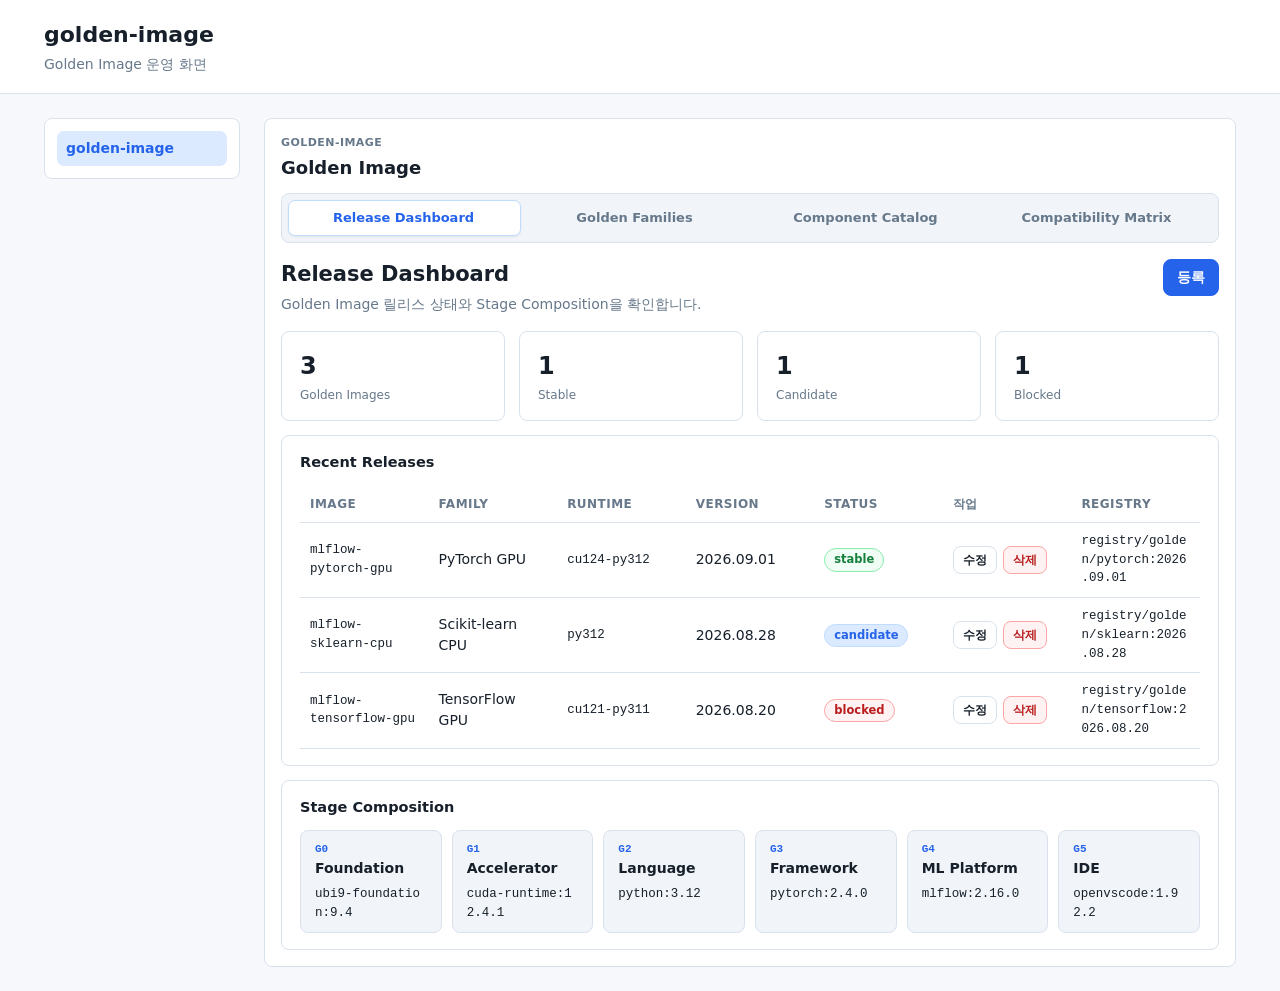
<file: index.html>
<!doctype html>
<html lang="ko">
<head>
  <meta charset="utf-8">
  <meta name="viewport" content="width=device-width, initial-scale=1">
  <title>golden-image · Release Dashboard</title>
  <link rel="stylesheet" href="styles.css">
  <script src="golden-image.js" defer></script>
</head>
<body data-page="releases">
  <div class="shell">
    <header class="topbar">
      <div class="topbar-inner">
        <h1 class="brand">golden-image</h1>
        <p class="brand-sub">Golden Image 운영 화면</p>
      </div>
    </header>

    <div class="content-layout">
      <aside class="side-menu" aria-label="Main menu">
        <nav class="side-menu-inner">
          <a class="active" href="index.html">golden-image</a>
        </nav>
      </aside>

      <main class="main">
        <section class="golden-image-workspace">
          <div class="workspace-head">
            <div>
              <div class="workspace-label">golden-image</div>
              <h2 class="workspace-title">Golden Image</h2>
            </div>
          </div>

          <nav class="workspace-tabs slide-tabs tab-release" role="tablist" aria-label="golden-image tabs">
            <a class="active" role="tab" aria-selected="true" aria-current="page" href="index.html">Release Dashboard</a>
            <a role="tab" aria-selected="false" href="families.html">Golden Families</a>
            <a role="tab" aria-selected="false" href="components.html">Component Catalog</a>
            <a role="tab" aria-selected="false" href="matrix.html">Compatibility Matrix</a>
          </nav>

        <div class="page-head">
          <div>
            <h2 class="page-title">Release Dashboard</h2>
            <p class="page-sub">Golden Image 릴리스 상태와 Stage Composition을 확인합니다.</p>
          </div>
          <button class="primary" type="button" data-add="releases">등록</button>
        </div>

        <section class="grid stats">
          <div class="panel stat"><div class="v" id="releaseTotal">3</div><div class="k">Golden Images</div></div>
          <div class="panel stat"><div class="v" id="releaseStable">1</div><div class="k">Stable</div></div>
          <div class="panel stat"><div class="v" id="releaseCandidate">1</div><div class="k">Candidate</div></div>
          <div class="panel stat"><div class="v" id="releaseBlocked">1</div><div class="k">Blocked</div></div>
        </section>

        <section class="grid dashboard-sections" style="margin-top:14px;">
          <div class="panel">
            <h3>Recent Releases</h3>
            <div class="table-wrap">
              <table class="release-table">
                <thead>
                  <tr><th>Image</th><th>Family</th><th>Runtime</th><th>Version</th><th>Status</th><th>작업</th><th>Registry</th></tr>
                </thead>
                <tbody id="releaseRows">
                  <tr>
                    <td class="mono">mlflow-pytorch-gpu</td>
                    <td>PyTorch GPU</td>
                    <td class="mono">cu124-py312</td>
                    <td>2026.09.01</td>
                    <td><span class="badge ok">stable</span></td>
                    <td><div class="row row-actions"><button class="small" type="button" data-type="releases" data-edit="rel-1">수정</button><button class="small danger" type="button" data-type="releases" data-delete="rel-1">삭제</button></div></td>
                    <td class="mono">registry/golden/pytorch:2026.09.01</td>
                  </tr>
                  <tr>
                    <td class="mono">mlflow-sklearn-cpu</td>
                    <td>Scikit-learn CPU</td>
                    <td class="mono">py312</td>
                    <td>2026.08.28</td>
                    <td><span class="badge info">candidate</span></td>
                    <td><div class="row row-actions"><button class="small" type="button" data-type="releases" data-edit="rel-2">수정</button><button class="small danger" type="button" data-type="releases" data-delete="rel-2">삭제</button></div></td>
                    <td class="mono">registry/golden/sklearn:2026.08.28</td>
                  </tr>
                  <tr>
                    <td class="mono">mlflow-tensorflow-gpu</td>
                    <td>TensorFlow GPU</td>
                    <td class="mono">cu121-py311</td>
                    <td>2026.08.20</td>
                    <td><span class="badge err">blocked</span></td>
                    <td><div class="row row-actions"><button class="small" type="button" data-type="releases" data-edit="rel-3">수정</button><button class="small danger" type="button" data-type="releases" data-delete="rel-3">삭제</button></div></td>
                    <td class="mono">registry/golden/tensorflow:2026.08.20</td>
                  </tr>
                </tbody>
              </table>
            </div>
          </div>

          <div class="panel">
            <h3>Stage Composition</h3>
            <div class="stage-composition">
              <div class="stage-node"><div class="stage-key">G0</div><strong>Foundation</strong><div class="stage-ref mono">ubi9-foundation:9.4</div></div>
              <div class="stage-node"><div class="stage-key">G1</div><strong>Accelerator</strong><div class="stage-ref mono">cuda-runtime:12.4.1</div></div>
              <div class="stage-node"><div class="stage-key">G2</div><strong>Language</strong><div class="stage-ref mono">python:3.12</div></div>
              <div class="stage-node"><div class="stage-key">G3</div><strong>Framework</strong><div class="stage-ref mono">pytorch:2.4.0</div></div>
              <div class="stage-node"><div class="stage-key">G4</div><strong>ML Platform</strong><div class="stage-ref mono">mlflow:2.16.0</div></div>
              <div class="stage-node"><div class="stage-key">G5</div><strong>IDE</strong><div class="stage-ref mono">openvscode:1.92.2</div></div>
            </div>
          </div>
        </section>
        </section>
      </main>
    </div>
  </div>
  <div id="modal-root"></div>
  <div id="toast-root"></div>
</body>
</html>
</file>
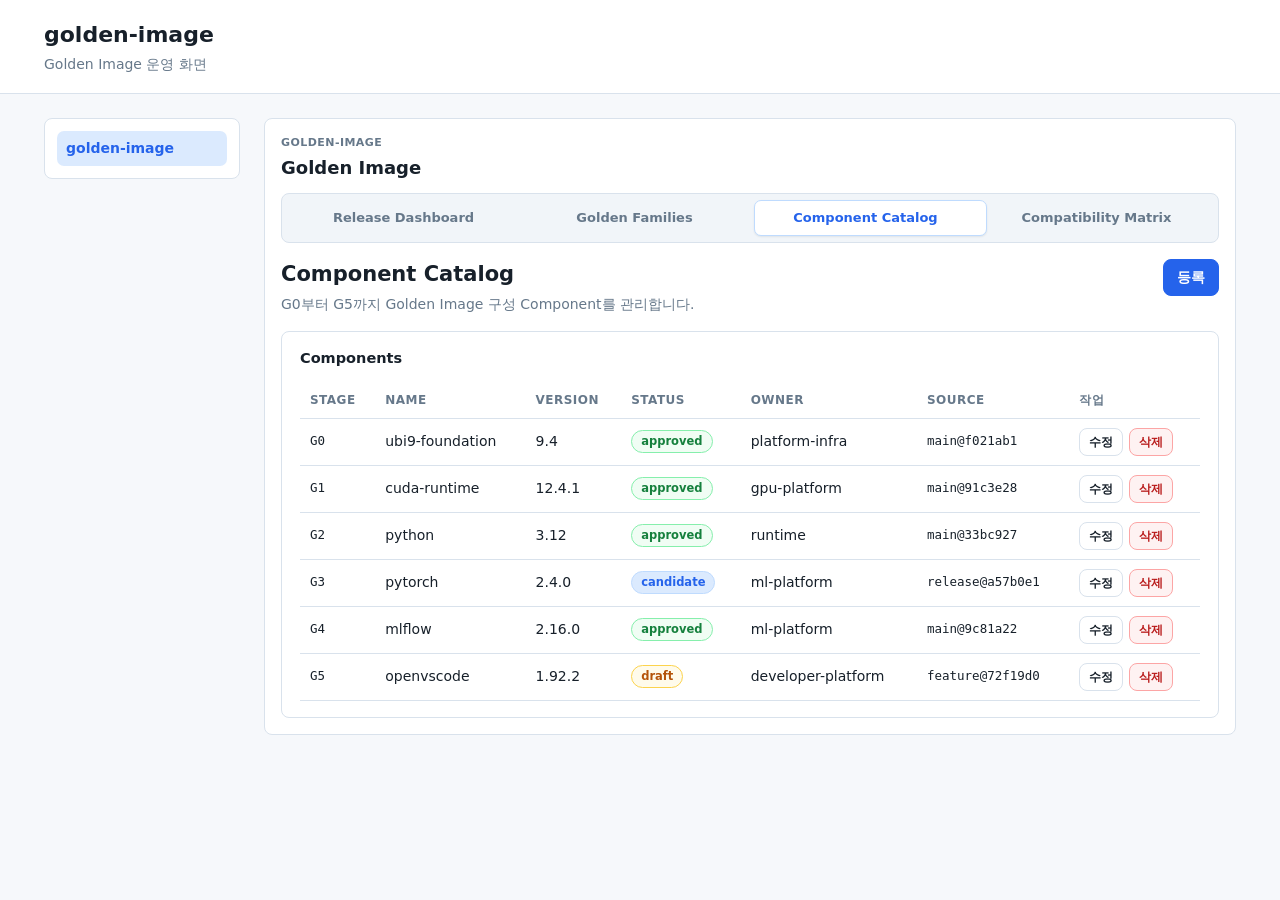
<file: components.html>
<!doctype html>
<html lang="ko">
<head>
  <meta charset="utf-8">
  <meta name="viewport" content="width=device-width, initial-scale=1">
  <title>golden-image · Component Catalog</title>
  <link rel="stylesheet" href="styles.css">
  <script src="golden-image.js" defer></script>
</head>
<body data-page="components">
  <div class="shell">
    <header class="topbar">
      <div class="topbar-inner">
        <h1 class="brand">golden-image</h1>
        <p class="brand-sub">Golden Image 운영 화면</p>
      </div>
    </header>

    <div class="content-layout">
      <aside class="side-menu" aria-label="Main menu">
        <nav class="side-menu-inner">
          <a class="active" href="index.html">golden-image</a>
        </nav>
      </aside>

      <main class="main">
        <section class="golden-image-workspace">
          <div class="workspace-head">
            <div>
              <div class="workspace-label">golden-image</div>
              <h2 class="workspace-title">Golden Image</h2>
            </div>
          </div>

          <nav class="workspace-tabs slide-tabs tab-components" role="tablist" aria-label="golden-image tabs">
            <a role="tab" aria-selected="false" href="index.html">Release Dashboard</a>
            <a role="tab" aria-selected="false" href="families.html">Golden Families</a>
            <a class="active" role="tab" aria-selected="true" aria-current="page" href="components.html">Component Catalog</a>
            <a role="tab" aria-selected="false" href="matrix.html">Compatibility Matrix</a>
          </nav>

        <div class="page-head">
          <div>
            <h2 class="page-title">Component Catalog</h2>
            <p class="page-sub">G0부터 G5까지 Golden Image 구성 Component를 관리합니다.</p>
          </div>
          <button class="primary" type="button" data-add="components">등록</button>
        </div>

        <section class="panel">
          <h3>Components</h3>
          <div class="table-wrap">
            <table>
              <thead>
                <tr><th>Stage</th><th>Name</th><th>Version</th><th>Status</th><th>Owner</th><th>Source</th><th>작업</th></tr>
              </thead>
              <tbody id="componentRows">
                <tr><td class="mono">G0</td><td>ubi9-foundation</td><td>9.4</td><td><span class="badge ok">approved</span></td><td>platform-infra</td><td class="mono">main@f021ab1</td><td><div class="row row-actions"><button class="small" type="button" data-type="components" data-edit="comp-1">수정</button><button class="small danger" type="button" data-type="components" data-delete="comp-1">삭제</button></div></td></tr>
                <tr><td class="mono">G1</td><td>cuda-runtime</td><td>12.4.1</td><td><span class="badge ok">approved</span></td><td>gpu-platform</td><td class="mono">main@91c3e28</td><td><div class="row row-actions"><button class="small" type="button" data-type="components" data-edit="comp-2">수정</button><button class="small danger" type="button" data-type="components" data-delete="comp-2">삭제</button></div></td></tr>
                <tr><td class="mono">G2</td><td>python</td><td>3.12</td><td><span class="badge ok">approved</span></td><td>runtime</td><td class="mono">main@33bc927</td><td><div class="row row-actions"><button class="small" type="button" data-type="components" data-edit="comp-3">수정</button><button class="small danger" type="button" data-type="components" data-delete="comp-3">삭제</button></div></td></tr>
                <tr><td class="mono">G3</td><td>pytorch</td><td>2.4.0</td><td><span class="badge info">candidate</span></td><td>ml-platform</td><td class="mono">release@a57b0e1</td><td><div class="row row-actions"><button class="small" type="button" data-type="components" data-edit="comp-4">수정</button><button class="small danger" type="button" data-type="components" data-delete="comp-4">삭제</button></div></td></tr>
                <tr><td class="mono">G4</td><td>mlflow</td><td>2.16.0</td><td><span class="badge ok">approved</span></td><td>ml-platform</td><td class="mono">main@9c81a22</td><td><div class="row row-actions"><button class="small" type="button" data-type="components" data-edit="comp-5">수정</button><button class="small danger" type="button" data-type="components" data-delete="comp-5">삭제</button></div></td></tr>
                <tr><td class="mono">G5</td><td>openvscode</td><td>1.92.2</td><td><span class="badge warn">draft</span></td><td>developer-platform</td><td class="mono">feature@72f19d0</td><td><div class="row row-actions"><button class="small" type="button" data-type="components" data-edit="comp-6">수정</button><button class="small danger" type="button" data-type="components" data-delete="comp-6">삭제</button></div></td></tr>
              </tbody>
            </table>
          </div>
        </section>
        </section>
      </main>
    </div>
  </div>
  <div id="modal-root"></div>
  <div id="toast-root"></div>
</body>
</html>
</file>
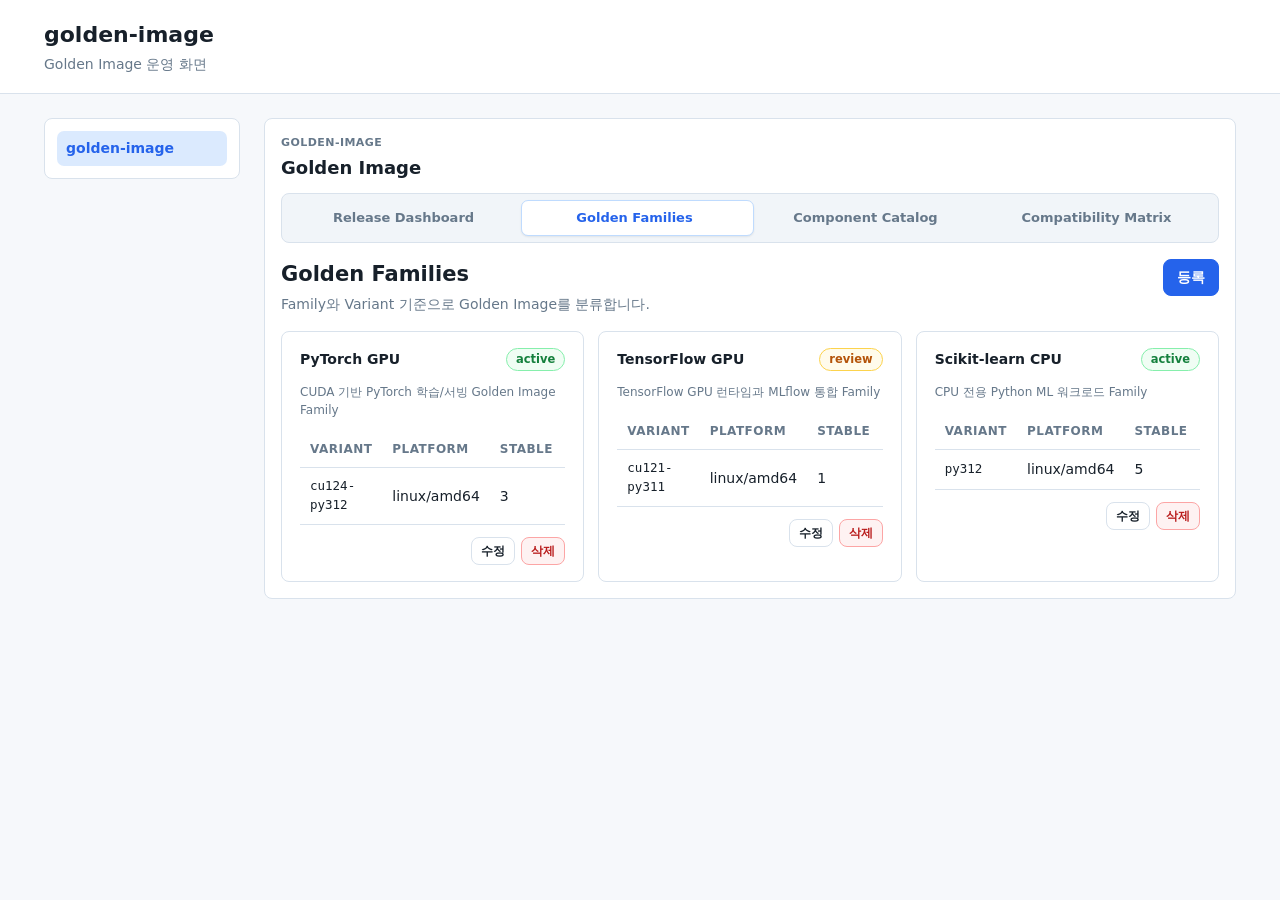
<file: families.html>
<!doctype html>
<html lang="ko">
<head>
  <meta charset="utf-8">
  <meta name="viewport" content="width=device-width, initial-scale=1">
  <title>golden-image · Golden Families</title>
  <link rel="stylesheet" href="styles.css">
  <script src="golden-image.js" defer></script>
</head>
<body data-page="families">
  <div class="shell">
    <header class="topbar">
      <div class="topbar-inner">
        <h1 class="brand">golden-image</h1>
        <p class="brand-sub">Golden Image 운영 화면</p>
      </div>
    </header>

    <div class="content-layout">
      <aside class="side-menu" aria-label="Main menu">
        <nav class="side-menu-inner">
          <a class="active" href="index.html">golden-image</a>
        </nav>
      </aside>

      <main class="main">
        <section class="golden-image-workspace">
          <div class="workspace-head">
            <div>
              <div class="workspace-label">golden-image</div>
              <h2 class="workspace-title">Golden Image</h2>
            </div>
          </div>

          <nav class="workspace-tabs slide-tabs tab-families" role="tablist" aria-label="golden-image tabs">
            <a role="tab" aria-selected="false" href="index.html">Release Dashboard</a>
            <a class="active" role="tab" aria-selected="true" aria-current="page" href="families.html">Golden Families</a>
            <a role="tab" aria-selected="false" href="components.html">Component Catalog</a>
            <a role="tab" aria-selected="false" href="matrix.html">Compatibility Matrix</a>
          </nav>

        <div class="page-head">
          <div>
            <h2 class="page-title">Golden Families</h2>
            <p class="page-sub">Family와 Variant 기준으로 Golden Image를 분류합니다.</p>
          </div>
          <button class="primary" type="button" data-add="families">등록</button>
        </div>

        <section class="grid cards" id="familyCards">
          <article class="panel">
            <div class="spread"><strong>PyTorch GPU</strong><span class="badge ok">active</span></div>
            <p class="muted small">CUDA 기반 PyTorch 학습/서빙 Golden Image Family</p>
            <div class="table-wrap">
              <table>
                <thead><tr><th>Variant</th><th>Platform</th><th>Stable</th><th>Support</th></tr></thead>
                <tbody><tr><td class="mono">cu124-py312</td><td>linux/amd64</td><td>3</td><td>2027.12</td></tr></tbody>
              </table>
            </div>
            <div class="crud-actions"><div class="row row-actions"><button class="small" type="button" data-type="families" data-edit="fam-1">수정</button><button class="small danger" type="button" data-type="families" data-delete="fam-1">삭제</button></div></div>
          </article>
          <article class="panel">
            <div class="spread"><strong>TensorFlow GPU</strong><span class="badge warn">review</span></div>
            <p class="muted small">TensorFlow GPU 런타임과 MLflow 통합 Family</p>
            <div class="table-wrap">
              <table>
                <thead><tr><th>Variant</th><th>Platform</th><th>Stable</th><th>Support</th></tr></thead>
                <tbody><tr><td class="mono">cu121-py311</td><td>linux/amd64</td><td>1</td><td>2027.03</td></tr></tbody>
              </table>
            </div>
            <div class="crud-actions"><div class="row row-actions"><button class="small" type="button" data-type="families" data-edit="fam-2">수정</button><button class="small danger" type="button" data-type="families" data-delete="fam-2">삭제</button></div></div>
          </article>
          <article class="panel">
            <div class="spread"><strong>Scikit-learn CPU</strong><span class="badge ok">active</span></div>
            <p class="muted small">CPU 전용 Python ML 워크로드 Family</p>
            <div class="table-wrap">
              <table>
                <thead><tr><th>Variant</th><th>Platform</th><th>Stable</th><th>Support</th></tr></thead>
                <tbody><tr><td class="mono">py312</td><td>linux/amd64</td><td>5</td><td>2028.01</td></tr></tbody>
              </table>
            </div>
            <div class="crud-actions"><div class="row row-actions"><button class="small" type="button" data-type="families" data-edit="fam-3">수정</button><button class="small danger" type="button" data-type="families" data-delete="fam-3">삭제</button></div></div>
          </article>
        </section>
        </section>
      </main>
    </div>
  </div>
  <div id="modal-root"></div>
  <div id="toast-root"></div>
</body>
</html>
</file>
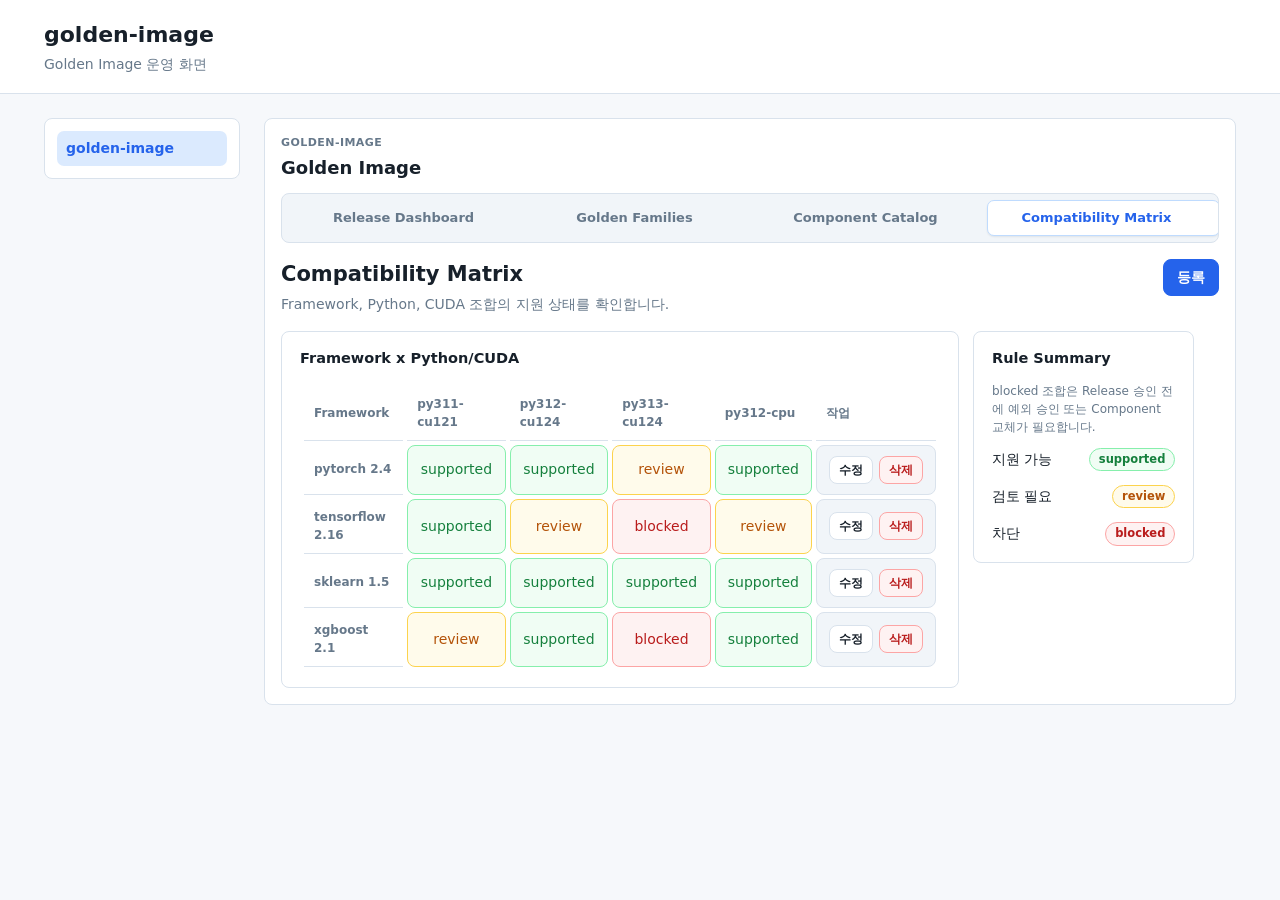
<file: matrix.html>
<!doctype html>
<html lang="ko">
<head>
  <meta charset="utf-8">
  <meta name="viewport" content="width=device-width, initial-scale=1">
  <title>golden-image · Compatibility Matrix</title>
  <link rel="stylesheet" href="styles.css">
  <script src="golden-image.js" defer></script>
</head>
<body data-page="matrix">
  <div class="shell">
    <header class="topbar">
      <div class="topbar-inner">
        <h1 class="brand">golden-image</h1>
        <p class="brand-sub">Golden Image 운영 화면</p>
      </div>
    </header>

    <div class="content-layout">
      <aside class="side-menu" aria-label="Main menu">
        <nav class="side-menu-inner">
          <a class="active" href="index.html">golden-image</a>
        </nav>
      </aside>

      <main class="main">
        <section class="golden-image-workspace">
          <div class="workspace-head">
            <div>
              <div class="workspace-label">golden-image</div>
              <h2 class="workspace-title">Golden Image</h2>
            </div>
          </div>

          <nav class="workspace-tabs slide-tabs tab-matrix" role="tablist" aria-label="golden-image tabs">
            <a role="tab" aria-selected="false" href="index.html">Release Dashboard</a>
            <a role="tab" aria-selected="false" href="families.html">Golden Families</a>
            <a role="tab" aria-selected="false" href="components.html">Component Catalog</a>
            <a class="active" role="tab" aria-selected="true" aria-current="page" href="matrix.html">Compatibility Matrix</a>
          </nav>

        <div class="page-head">
          <div>
            <h2 class="page-title">Compatibility Matrix</h2>
            <p class="page-sub">Framework, Python, CUDA 조합의 지원 상태를 확인합니다.</p>
          </div>
          <button class="primary" type="button" data-add="matrix">등록</button>
        </div>

        <section class="grid cols">
          <div class="panel">
            <h3>Framework x Python/CUDA</h3>
            <div class="table-wrap">
              <table class="matrix">
                <thead>
                  <tr><th>Framework</th><th>py311-cu121</th><th>py312-cu124</th><th>py313-cu124</th><th>py312-cpu</th><th>작업</th></tr>
                </thead>
                <tbody id="matrixRows">
                  <tr><th>pytorch 2.4</th><td class="supported">supported</td><td class="supported">supported</td><td class="review">review</td><td class="supported">supported</td><td><div class="row row-actions"><button class="small" type="button" data-type="matrix" data-edit="mat-1">수정</button><button class="small danger" type="button" data-type="matrix" data-delete="mat-1">삭제</button></div></td></tr>
                  <tr><th>tensorflow 2.16</th><td class="supported">supported</td><td class="review">review</td><td class="blocked">blocked</td><td class="review">review</td><td><div class="row row-actions"><button class="small" type="button" data-type="matrix" data-edit="mat-2">수정</button><button class="small danger" type="button" data-type="matrix" data-delete="mat-2">삭제</button></div></td></tr>
                  <tr><th>sklearn 1.5</th><td class="supported">supported</td><td class="supported">supported</td><td class="supported">supported</td><td class="supported">supported</td><td><div class="row row-actions"><button class="small" type="button" data-type="matrix" data-edit="mat-3">수정</button><button class="small danger" type="button" data-type="matrix" data-delete="mat-3">삭제</button></div></td></tr>
                  <tr><th>xgboost 2.1</th><td class="review">review</td><td class="supported">supported</td><td class="blocked">blocked</td><td class="supported">supported</td><td><div class="row row-actions"><button class="small" type="button" data-type="matrix" data-edit="mat-4">수정</button><button class="small danger" type="button" data-type="matrix" data-delete="mat-4">삭제</button></div></td></tr>
                </tbody>
              </table>
            </div>
          </div>

          <aside class="panel">
            <h3>Rule Summary</h3>
            <p class="muted small">blocked 조합은 Release 승인 전에 예외 승인 또는 Component 교체가 필요합니다.</p>
            <div class="grid">
              <div class="spread"><span>지원 가능</span><span class="badge ok">supported</span></div>
              <div class="spread"><span>검토 필요</span><span class="badge warn">review</span></div>
              <div class="spread"><span>차단</span><span class="badge err">blocked</span></div>
            </div>
          </aside>
        </section>
        </section>
      </main>
    </div>
  </div>
  <div id="modal-root"></div>
  <div id="toast-root"></div>
</body>
</html>
</file>
<file: styles.css>
:root {
  --bg: #f6f8fb;
  --surface: #ffffff;
  --surface-soft: #f1f5f9;
  --bg-panel: #ffffff;
  --bg-panel-2: #f1f5f9;
  --border: #d9e2ec;
  --text: #17202a;
  --muted: #66788a;
  --text-dim: #66788a;
  --accent: #2563eb;
  --accent-soft: #dbeafe;
  --accent-dim: #dbeafe;
  --ok: #15803d;
  --warn: #b45309;
  --err: #b91c1c;
  --purple: #7c3aed;
  --radius: 8px;
  --mono: "Cascadia Code", "JetBrains Mono", Consolas, monospace;
}

* { box-sizing: border-box; }
html, body { margin: 0; min-height: 100%; }
body {
  background: var(--bg);
  color: var(--text);
  font: 14px/1.5 "Segoe UI", "Malgun Gothic", system-ui, sans-serif;
}
a { color: inherit; }

.shell { min-height: 100vh; }
.topbar {
  background: var(--surface);
  border-bottom: 1px solid var(--border);
}
.topbar-inner {
  max-width: 1240px;
  margin: 0 auto;
  padding: 18px 24px;
}
.brand-row {
  display: flex;
  justify-content: space-between;
  align-items: flex-start;
  gap: 16px;
  flex-wrap: wrap;
}
.brand {
  margin: 0;
  font-size: 22px;
  font-weight: 750;
  letter-spacing: 0;
}
.brand-sub {
  margin: 3px 0 0;
  color: var(--muted);
}
.quick-actions {
  display: flex;
  gap: 8px;
  flex-wrap: wrap;
}

.tabs {
  display: flex;
  gap: 3px;
  margin-top: 18px;
  overflow-x: auto;
}
.tabs a {
  display: inline-flex;
  align-items: center;
  min-height: 42px;
  padding: 9px 14px;
  color: var(--muted);
  text-decoration: none;
  border: 1px solid transparent;
  border-bottom: 0;
  border-radius: var(--radius) var(--radius) 0 0;
  font-weight: 650;
  white-space: nowrap;
}
.tabs a:hover {
  color: var(--text);
  background: var(--surface-soft);
}
.tabs a.active {
  color: var(--accent);
  background: var(--bg);
  border-color: var(--border);
  box-shadow: inset 0 3px 0 var(--accent);
}
.main {
  min-width: 0;
  width: 100%;
  max-width: none;
  margin: 0;
  padding: 24px;
}
.content-layout {
  display: grid;
  grid-template-columns: 220px minmax(0, 1fr);
  max-width: 1240px;
  margin: 0 auto;
}
.side-menu {
  padding: 24px 0 24px 24px;
}
.side-menu-inner {
  position: sticky;
  top: 18px;
  display: grid;
  gap: 6px;
  padding: 12px;
  background: var(--surface);
  border: 1px solid var(--border);
  border-radius: var(--radius);
}
.side-menu-title {
  padding: 0 8px 6px;
  color: var(--muted);
  font-size: 11px;
  font-weight: 800;
  text-transform: uppercase;
  letter-spacing: .04em;
}
.side-menu a {
  display: flex;
  align-items: center;
  min-height: 34px;
  padding: 7px 9px;
  color: var(--muted);
  text-decoration: none;
  border-radius: 7px;
  font-weight: 700;
}
.side-menu a:hover {
  color: var(--text);
  background: var(--surface-soft);
}
.side-menu a.active {
  color: var(--accent);
  background: var(--accent-soft);
}
.golden-image-workspace {
  min-width: 0;
  background: var(--surface);
  border: 1px solid var(--border);
  border-radius: var(--radius);
  padding: 16px;
}
.workspace-head {
  display: flex;
  align-items: flex-start;
  justify-content: space-between;
  gap: 16px;
  margin-bottom: 12px;
}
.workspace-label {
  color: var(--muted);
  font-size: 11px;
  font-weight: 800;
  letter-spacing: .04em;
  text-transform: uppercase;
}
.workspace-title {
  margin: 2px 0 0;
  font-size: 18px;
  font-weight: 800;
}
.workspace-tabs {
  min-width: 0;
  display: grid;
  grid-template-columns: repeat(4, minmax(0, 1fr));
  gap: 0;
  margin: 0 0 16px;
  padding: 6px;
  overflow: hidden;
  background: var(--surface-soft);
  border: 1px solid var(--border);
  border-radius: var(--radius);
}
.slide-tabs {
  position: relative;
}
.slide-tabs::before {
  content: "";
  position: absolute;
  top: 6px;
  bottom: 6px;
  left: 6px;
  width: calc((100% - 12px) / 4);
  background: var(--surface);
  border: 1px solid #bfdbfe;
  border-radius: 7px;
  box-shadow: 0 1px 2px rgba(15, 23, 42, .08);
  transform: translateX(calc(var(--tab-index, 0) * 100%));
  transition: transform .22s ease;
}
.tab-release { --tab-index: 0; }
.tab-families { --tab-index: 1; }
.tab-components { --tab-index: 2; }
.tab-matrix { --tab-index: 3; }
.workspace-tabs a {
  min-width: 0;
  position: relative;
  z-index: 1;
  display: inline-flex;
  align-items: center;
  justify-content: center;
  min-height: 36px;
  padding: 8px 12px;
  color: var(--muted);
  text-decoration: none;
  border: 1px solid transparent;
  border-radius: 7px;
  font-size: 13px;
  font-weight: 700;
  line-height: 1.2;
  text-align: center;
  white-space: nowrap;
}
.workspace-tabs a:hover {
  color: var(--text);
  background: var(--surface);
}
.workspace-tabs a.active {
  color: var(--accent);
  background: transparent;
  border-color: transparent;
}
.page-head {
  display: flex;
  justify-content: space-between;
  align-items: flex-start;
  gap: 16px;
  flex-wrap: wrap;
  margin-bottom: 16px;
}
.page-title {
  margin: 0;
  font-size: 21px;
  font-weight: 750;
}
.page-sub {
  margin: 4px 0 0;
  color: var(--muted);
}

.grid { display: grid; gap: 14px; }
.stats { grid-template-columns: repeat(4, minmax(150px, 1fr)); }
.cols { grid-template-columns: 1.45fr .9fr; align-items: start; }
.dashboard-sections { grid-template-columns: 1fr; }
.cards { grid-template-columns: repeat(auto-fill, minmax(270px, 1fr)); }
.form-grid { grid-template-columns: repeat(2, minmax(220px, 1fr)); }
.full { grid-column: 1 / -1; }

.panel {
  background: var(--surface);
  border: 1px solid var(--border);
  border-radius: var(--radius);
  padding: 16px 18px;
}
.panel h3 {
  margin: 0 0 12px;
  font-size: 14.5px;
}
.section-title {
  margin: 20px 0 10px;
  font-size: 15px;
  font-weight: 750;
}
.muted { color: var(--muted); }
.small { font-size: 12px; }
.mono {
  font-family: var(--mono);
  font-size: 12.5px;
  overflow-wrap: anywhere;
}
.row {
  display: flex;
  gap: 10px;
  align-items: center;
  flex-wrap: wrap;
}
.row > select,
.row > input {
  width: auto;
}
.row-actions {
  gap: 6px;
  justify-content: flex-start;
  flex-wrap: nowrap;
}
.row-actions button {
  min-width: 44px;
  white-space: nowrap;
}
.spread {
  display: flex;
  justify-content: space-between;
  gap: 12px;
  align-items: center;
  flex-wrap: wrap;
}

.stat {
  display: flex;
  flex-direction: column;
  gap: 2px;
}
.stat .value,
.stat .v {
  font-size: 24px;
  font-weight: 750;
}
.stat .key,
.stat .k {
  color: var(--muted);
  font-size: 12px;
}

.table-wrap { overflow-x: auto; }
.release-table {
  min-width: 880px;
  table-layout: fixed;
}
table {
  width: 100%;
  border-collapse: collapse;
}
th, td {
  text-align: left;
  padding: 9px 10px;
  border-bottom: 1px solid var(--border);
  vertical-align: middle;
}
th {
  color: var(--muted);
  font-size: 12px;
  font-weight: 700;
  text-transform: uppercase;
  letter-spacing: .04em;
}
tbody tr:hover td { background: #f8fafc; }

.badge {
  display: inline-block;
  padding: 2px 9px;
  border-radius: 999px;
  border: 1px solid var(--border);
  background: var(--surface-soft);
  color: var(--muted);
  font-size: 11.5px;
  font-weight: 700;
  white-space: nowrap;
}
.badge.ok { color: var(--ok); border-color: #86efac; background: #f0fdf4; }
.badge.warn { color: var(--warn); border-color: #fcd34d; background: #fffbeb; }
.badge.err { color: var(--err); border-color: #fca5a5; background: #fef2f2; }
.badge.info { color: var(--accent); border-color: #bfdbfe; background: var(--accent-soft); }
.badge.neutral { color: var(--muted); border-color: var(--border); background: var(--surface-soft); }
.badge.purple { color: var(--purple); border-color: #ddd6fe; background: #f5f3ff; }
.badge.stage-c-g0, .stage-c-g0 .stage-key { color: #dc2626; }
.badge.stage-c-g1, .stage-c-g1 .stage-key { color: #b45309; }
.badge.stage-c-g2, .stage-c-g2 .stage-key { color: #15803d; }
.badge.stage-c-g3, .stage-c-g3 .stage-key { color: #2563eb; }
.badge.stage-c-g4, .stage-c-g4 .stage-key { color: #7c3aed; }
.badge.stage-c-g5, .stage-c-g5 .stage-key { color: #be185d; }

.btn,
button {
  display: inline-flex;
  align-items: center;
  justify-content: center;
  min-height: 34px;
  padding: 7px 13px;
  border: 1px solid var(--border);
  border-radius: var(--radius);
  background: var(--surface);
  color: var(--text);
  font: inherit;
  font-weight: 700;
  cursor: pointer;
}
.btn { text-decoration: none; }
.btn:hover,
button:hover { border-color: var(--accent); }
.btn.primary,
button.primary {
  color: #fff;
  background: var(--accent);
  border-color: var(--accent);
}
.btn.ghost,
button.ghost { background: transparent; }
.btn.small,
.btn.sm,
button.small,
button.sm { min-height: 28px; padding: 4px 9px; font-size: 12px; }
button.danger {
  color: var(--err);
  background: #fef2f2;
  border-color: #fca5a5;
}
button:disabled {
  cursor: not-allowed;
  opacity: .5;
}

.stage-line,
.stage-dag {
  display: grid;
  grid-template-columns: repeat(auto-fit, minmax(132px, 1fr));
  gap: 10px;
  overflow: visible;
  padding: 4px 0;
}
.stage-composition {
  display: grid;
  grid-template-columns: repeat(auto-fit, minmax(132px, 1fr));
  gap: 10px;
}
.stage-node {
  min-width: 0;
  width: 100%;
  min-height: 86px;
  padding: 10px 14px;
  border: 1px solid var(--border);
  border-radius: var(--radius);
  background: var(--surface-soft);
}
.stage-key {
  color: var(--accent);
  font-family: var(--mono);
  font-size: 11px;
  font-weight: 750;
}
.stage-arrow {
  display: none;
  color: var(--muted);
}
.stage-ref {
  margin-top: 6px;
  word-break: break-all;
}

.matrix {
  min-width: 640px;
  border-collapse: separate;
  border-spacing: 4px;
}
.matrix th { text-transform: none; letter-spacing: 0; }
.matrix td {
  text-align: center;
  border: 1px solid var(--border);
  border-radius: var(--radius);
  background: var(--surface-soft);
  padding: 10px 12px;
}
.matrix .supported { color: var(--ok); background: #f0fdf4; border-color: #86efac; }
.matrix .review { color: var(--warn); background: #fffbeb; border-color: #fcd34d; }
.matrix .blocked { color: var(--err); background: #fef2f2; border-color: #fca5a5; }
.matrix-wrap { overflow: auto; }
.matrix td.cell {
  cursor: pointer;
  min-width: 96px;
}
.matrix td.cell.selected { outline: 2px solid var(--accent); }

label {
  display: block;
  margin: 0 0 5px;
  color: var(--muted);
  font-size: 12.5px;
  font-weight: 700;
}
input, select, textarea {
  width: 100%;
  min-height: 36px;
  padding: 7px 10px;
  border: 1px solid var(--border);
  border-radius: var(--radius);
  background: #fff;
  color: var(--text);
  font: inherit;
}
textarea { min-height: 92px; resize: vertical; }
input:focus, select:focus, textarea:focus {
  outline: none;
  border-color: var(--accent);
  box-shadow: 0 0 0 3px var(--accent-soft);
}
.field-inline { width: auto; min-height: auto; }
.field-hint {
  display: inline-flex;
  align-items: center;
  justify-content: center;
  width: 15px;
  height: 15px;
  margin-left: 6px;
  border-radius: 50%;
  background: var(--accent-soft);
  color: var(--accent);
  font-size: 10px;
  font-weight: 800;
  cursor: help;
  vertical-align: middle;
}
.field { min-width: 0; }
.form-actions {
  display: flex;
  justify-content: flex-end;
  gap: 8px;
  margin-top: 18px;
}
.hint-box {
  background: #f8fafc;
  border: 1px dashed #cbd5e1;
  border-radius: var(--radius);
  padding: 12px 14px;
  color: var(--muted);
}
.empty {
  color: var(--muted);
  text-align: center;
  padding: 34px 0;
}
hr.sep {
  border: none;
  border-top: 1px solid var(--border);
  margin: 14px 0;
}
code {
  font-family: var(--mono);
  background: var(--surface-soft);
  padding: 1px 6px;
  border-radius: 6px;
  font-size: 12px;
}
.actions {
  display: flex;
  justify-content: flex-end;
  gap: 10px;
  margin-top: 20px;
}
.crud-actions {
  display: flex;
  justify-content: flex-end;
  margin-top: 12px;
}

#modal-root:empty { display: none; }
.modal-backdrop {
  position: fixed;
  inset: 0;
  z-index: 40;
  display: flex;
  align-items: center;
  justify-content: center;
  background: rgba(15, 23, 42, .45);
}
.modal {
  width: min(620px, 92vw);
  max-height: 86vh;
  overflow: auto;
  padding: 20px 22px;
  background: var(--surface);
  border: 1px solid var(--border);
  border-radius: 10px;
  box-shadow: 0 22px 70px rgba(15, 23, 42, .22);
}
.modal.modal-wide { width: min(980px, 96vw); }
.modal h3 { margin: 0 0 6px; }
.form-guide { display: flex; gap: 18px; align-items: flex-start; }
.form-guide > form { flex: 1 1 320px; min-width: 0; }
.form-guide .guide-panel {
  flex: 1 1 340px;
  min-width: 0;
  align-self: stretch;
  max-height: 68vh;
  overflow: auto;
  padding: 14px 16px;
  background: var(--surface-soft);
  border: 1px solid var(--border);
  border-radius: var(--radius);
}
.guide-panel pre,
.meta-pre,
.df-body {
  margin: 6px 0 0;
  padding: 10px 12px;
  overflow-x: auto;
  background: #f8fafc;
  border: 1px solid var(--border);
  border-radius: var(--radius);
  font-family: var(--mono);
  font-size: 12px;
  line-height: 1.5;
  white-space: pre;
}
.guide-body {
  color: var(--muted);
  font-size: 12.5px;
  line-height: 1.55;
  white-space: pre-wrap;
}
.guide-panel h4 { margin: 0 0 8px; font-size: 13.5px; }
.guide-panel .g-sec { margin: 12px 0 4px; font-size: 12px; font-weight: 750; color: var(--text); }
#toast-root {
  position: fixed;
  right: 18px;
  bottom: 18px;
  z-index: 50;
  display: flex;
  flex-direction: column;
  gap: 8px;
}
.toast {
  max-width: 420px;
  padding: 10px 16px;
  background: var(--surface);
  border: 1px solid var(--border);
  border-left: 4px solid var(--accent);
  border-radius: var(--radius);
  box-shadow: 0 12px 30px rgba(15, 23, 42, .16);
}
.toast.err { border-left-color: var(--err); }
.toast.ok { border-left-color: var(--ok); }
.history {
  margin: 0;
  padding-left: 18px;
  color: var(--muted);
}
.history li { margin: 6px 0; }

@media (max-width: 860px) {
  .topbar-inner, .main { padding-left: 16px; padding-right: 16px; }
  .content-layout { display: block; }
  .side-menu { padding: 14px 16px 0; }
  .side-menu-inner {
    position: static;
    display: flex;
    overflow-x: auto;
  }
  .side-menu-title { display: none; }
  .side-menu a { white-space: nowrap; }
  .stats, .cols, .form-grid { grid-template-columns: 1fr; }
  .workspace-tabs a { padding: 8px 7px; font-size: 11.5px; }
  .tabs a { min-height: 38px; padding: 8px 11px; }
}
</file>
